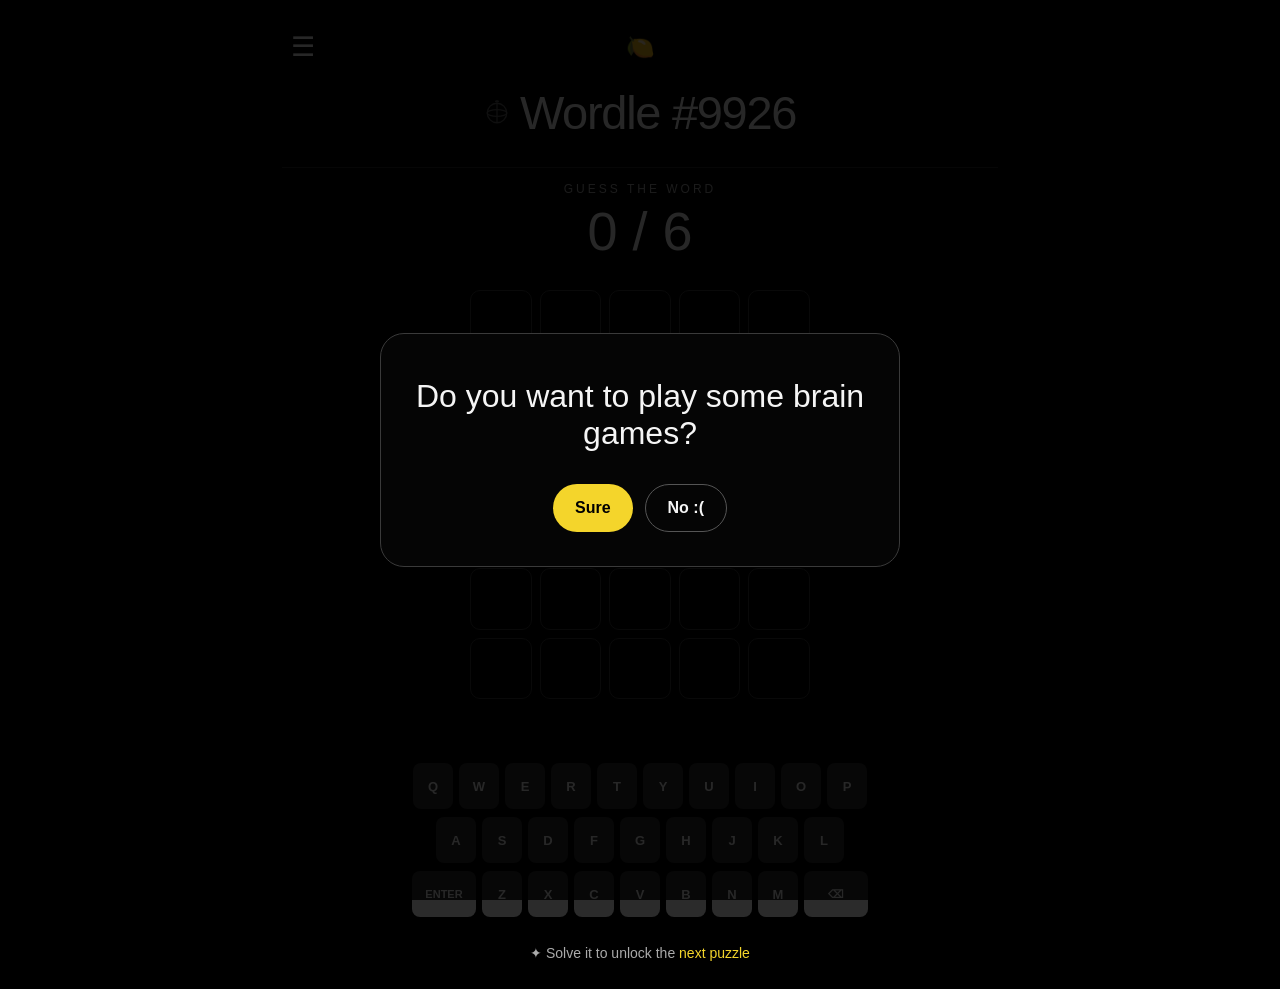
<file: index.html>
<!doctype html>
<html lang="en">
<head>
  <meta charset="utf-8">
  <meta name="viewport" content="width=device-width, initial-scale=1, viewport-fit=cover">
  <meta name="theme-color" content="#000000">
  <title>Wordle #9926</title>
  <link rel="stylesheet" href="style.css">
</head>
<body class="theme-wordle">
  <main class="app">
    <header class="topbar">
      <button class="icon-btn" id="menuBtn" aria-label="Open instructions">☰</button>
      <div class="brand">🍋</div>
      <span class="icon-btn" aria-hidden="true"></span>
    </header>

    <section class="intro">
      <div class="intro-title-row">
        <button class="orb-btn" id="orbBtn" aria-label="???">
          <svg class="orb-icon" viewBox="0 0 40 40" xmlns="http://www.w3.org/2000/svg">
            <circle cx="20" cy="20" r="15" fill="none" stroke="currentColor" stroke-width="2"/>
            <ellipse cx="20" cy="20" rx="15" ry="5.2" fill="none" stroke="currentColor" stroke-width="2"/>
            <line x1="20" y1="5" x2="20" y2="35" stroke="currentColor" stroke-width="2"/>
            <line x1="17" y1="2" x2="23" y2="2" stroke="currentColor" stroke-width="2"/>
            <line x1="20" y1="0" x2="20" y2="4" stroke="currentColor" stroke-width="2"/>
          </svg>
        </button>
        <h1>Wordle #9926</h1>
      </div>
      <div class="divider"></div>
      <div class="eyebrow">GUESS THE WORD</div>
      <div class="score"><span id="guessCount">0</span> / 6</div>
    </section>

    <section class="wl-game">
      <div id="wlBoard" class="wl-board" aria-label="Wordle board"></div>

      <p id="wlMessage" class="wl-message"></p>

      <div id="wlKeyboard" class="wl-keyboard" aria-label="Keyboard"></div>
    </section>

    <p class="spangram-note">✦ Solve it to unlock the <span>next puzzle</span></p>
  </main>

  <div class="overlay hidden" id="modal">
    <div class="modal-card">
      <button class="close-btn" id="closeModal" aria-label="Close">×</button>
      <div id="modalContent"></div>
    </div>
  </div>

  <script src="words.js"></script>
  <script src="wordle.js"></script>
</body>
</html>
</file>
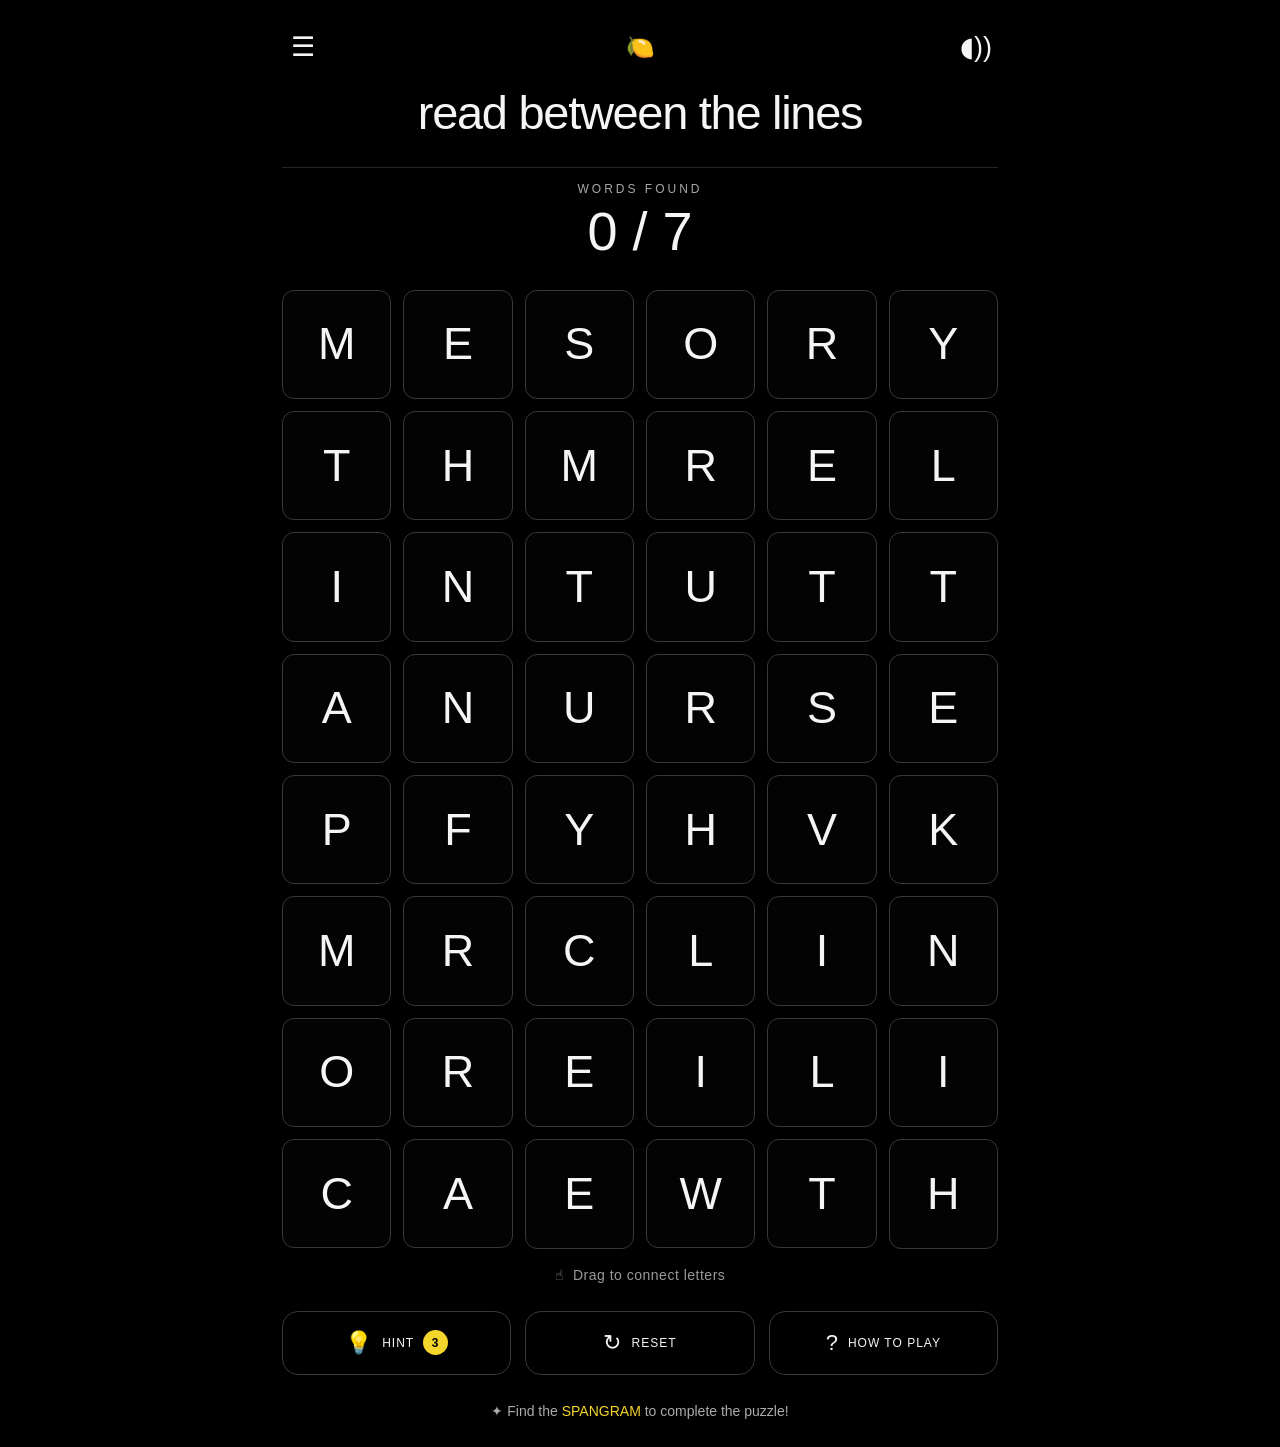
<file: strands.html>
<!doctype html>
<html lang="en">
<head>
  <meta charset="utf-8">
  <meta name="viewport" content="width=device-width, initial-scale=1, viewport-fit=cover">
  <meta name="theme-color" content="#000000">
  <title>read between the lines</title>
  <link rel="stylesheet" href="style.css">
</head>
<body>
  <main class="app">
    <header class="topbar">
      <button class="icon-btn" id="menuBtn" aria-label="Open instructions">☰</button>
      <div class="brand">🍋</div>
      <button class="icon-btn" id="soundBtn" aria-label="Toggle sound">◖))</button>
    </header>

    <section class="intro">
      <h1>read between the lines</h1>
      <div class="divider"></div>
      <div class="eyebrow">WORDS FOUND</div>
      <div class="score"><span id="foundCount">0</span> / 7</div>
    </section>

    <section class="game">
      <div class="board-wrap">
        <svg id="lineLayer" class="line-layer" aria-hidden="true"></svg>
        <div id="grid" class="grid" aria-label="Letter grid"></div>
      </div>
      <p class="drag-help">☝︎ &nbsp;Drag to connect letters</p>
    </section>

    <section class="controls">
      <button class="control-btn" id="hintBtn">
        <span class="control-icon">💡</span>
        <span>HINT</span>
        <strong id="hintCount">3</strong>
      </button>
      <button class="control-btn" id="resetBtn">
        <span class="control-icon">↻</span>
        <span>RESET</span>
      </button>
      <button class="control-btn" id="howBtn">
        <span class="control-icon">?</span>
        <span>HOW TO PLAY</span>
      </button>
    </section>

    <p class="spangram-note">✦ Find the <span>SPANGRAM</span> to complete the puzzle!</p>
  </main>

  <div class="overlay hidden" id="modal">
    <div class="modal-card">
      <button class="close-btn" id="closeModal" aria-label="Close">×</button>
      <div id="modalContent"></div>
    </div>
  </div>

  <script src="game.js"></script>
</body>
</html>
</file>
<file: style.css>
* { box-sizing: border-box; }

:root {
  --bg: #000;
  --border: #303030;
  --text: #f5f5f5;
  --muted: #a7a7a7;
  --blue: #5fd5ee;
  --yellow: #f4d52b;
  --cell: #030303;

  /* NYT Wordle palette */
  --wl-green: #6aaa64;
  --wl-yellow: #c9b458;
  --wl-gray: #3a3a3c;
  --wl-gray-key: #3a3a3c;
  --wl-tile-border: #565758;
}

html, body {
  margin: 0;
  min-height: 100%;
  background: var(--bg);
  color: var(--text);
  font-family: -apple-system, BlinkMacSystemFont, "Helvetica Neue", Arial, sans-serif;
}

body { min-height: 100vh; overflow-x: hidden; }

button { font: inherit; color: inherit; }

.app {
  width: min(100%, 760px);
  margin: 0 auto;
  padding: max(20px, env(safe-area-inset-top)) 22px 28px;
}

.topbar {
  display: grid;
  grid-template-columns: 44px 1fr 44px;
  align-items: center;
  min-height: 54px;
}

.brand {
  text-align: center;
  font-size: 23px;
}

.icon-btn {
  width: 42px;
  height: 42px;
  border: 0;
  background: transparent;
  font-size: 27px;
  cursor: pointer;
}

.intro {
  text-align: center;
  padding-top: 14px;
}

.intro h1 {
  margin: 0;
  font-size: clamp(25px, 6.5vw, 47px);
  line-height: 1.08;
  font-weight: 400;
  letter-spacing: -1.3px;
}

.intro-title-row {
  display: flex;
  align-items: center;
  justify-content: center;
  gap: 10px;
}

.orb-btn {
  border: 0;
  background: transparent;
  padding: 0;
  cursor: pointer;
  color: var(--muted);
  display: inline-flex;
  align-items: center;
  opacity: .55;
  transition: opacity .2s ease, color .2s ease;
}

.orb-btn:hover {
  opacity: 1;
  color: var(--yellow);
}

.orb-icon {
  width: clamp(18px, 4.2vw, 26px);
  height: clamp(18px, 4.2vw, 26px);
}

.divider {
  height: 1px;
  background: #242424;
  margin: 28px 0 14px;
}

.eyebrow {
  color: var(--muted);
  letter-spacing: 3px;
  font-size: 12px;
}

.score {
  margin-top: 4px;
  font-size: clamp(34px, 9vw, 54px);
  font-weight: 500;
}

.game {
  width: 100%;
  margin-top: 28px;
}

.board-wrap {
  position: relative;
  width: 100%;
}

.grid {
  position: relative;
  z-index: 2;
  display: grid;
  grid-template-columns: repeat(6, minmax(0, 1fr));
  gap: clamp(7px, 1.5vw, 12px);
  touch-action: none;
  user-select: none;
  -webkit-user-select: none;
}

.line-layer {
  position: absolute;
  inset: 0;
  width: 100%;
  height: 100%;
  z-index: 1;
  pointer-events: none;
  overflow: visible;
}

.drag-line {
  fill: none;
  stroke: #ffffff;
  stroke-width: 8;
  stroke-linecap: round;
  stroke-linejoin: round;
  opacity: .88;
}

.drag-dot {
  fill: #ffffff;
  opacity: .9;
}

.found-line-blue {
  fill: none;
  stroke: var(--blue);
  stroke-width: 9;
  stroke-linecap: round;
  stroke-linejoin: round;
}

.found-line-yellow {
  fill: none;
  stroke: var(--yellow);
  stroke-width: 10;
  stroke-linecap: round;
  stroke-linejoin: round;
}

.cell {
  aspect-ratio: 1 / 1;
  border: 1px solid #383838;
  border-radius: 12px;
  background: var(--cell);
  display: grid;
  place-items: center;
  font-size: clamp(24px, 7vw, 45px);
  font-weight: 400;
  cursor: pointer;
  position: relative;
  z-index: 3;
  transition: transform .12s ease, background .18s ease, border-color .18s ease;
}

.cell.selected {
  background: #242424;
  border-color: #888;
  transform: scale(1.035);
}

.cell.found-blue {
  background: var(--blue);
  border-color: var(--blue);
  color: #fff;
}

.cell.found-yellow {
  background: var(--yellow);
  border-color: var(--yellow);
  color: #fff;
}

.cell.hint {
  animation: hintPulse .55s ease-in-out 3;
}

@keyframes hintPulse {
  50% { transform: scale(1.12); border-color: #fff; }
}

.drag-help {
  text-align: center;
  color: #999;
  margin: 18px 0 28px;
  font-size: 14px;
  letter-spacing: .5px;
}

.controls {
  display: grid;
  grid-template-columns: 1fr 1fr 1fr;
  gap: 14px;
}

.control-btn {
  min-height: 64px;
  border: 1px solid #383838;
  border-radius: 16px;
  background: #000;
  display: flex;
  align-items: center;
  justify-content: center;
  gap: 9px;
  cursor: pointer;
  letter-spacing: 1px;
  font-size: 12px;
}

.control-btn:hover { border-color: #777; }

.control-icon { font-size: 22px; }

.control-btn strong {
  min-width: 25px;
  height: 25px;
  border-radius: 50%;
  background: var(--yellow);
  color: #000;
  display: grid;
  place-items: center;
  font-size: 12px;
}

.spangram-note {
  text-align: center;
  color: #aaa;
  margin: 28px 0 0;
  font-size: 14px;
}

.spangram-note span { color: var(--yellow); }

.overlay {
  position: fixed;
  inset: 0;
  background: rgba(0,0,0,.84);
  display: grid;
  place-items: center;
  padding: 24px;
  z-index: 20;
}

.hidden { display: none; }

.modal-card {
  width: min(100%, 520px);
  background: #050505;
  border: 1px solid #3a3a3a;
  border-radius: 24px;
  padding: 34px 28px;
  text-align: center;
  position: relative;
}

.close-btn {
  position: absolute;
  top: 10px;
  right: 15px;
  border: 0;
  background: transparent;
  font-size: 32px;
  cursor: pointer;
  color: #aaa;
}

.modal-card h2 {
  font-size: 32px;
  font-weight: 400;
  margin: 10px 0 14px;
}

.modal-card p {
  color: #c5c5c5;
  line-height: 1.7;
}

.primary-btn {
  margin-top: 18px;
  padding: 14px 22px;
  border: 0;
  border-radius: 999px;
  background: var(--yellow);
  color: #000;
  font-weight: 700;
  cursor: pointer;
}

.modal-btn-row {
  display: flex;
  gap: 12px;
  justify-content: center;
  flex-wrap: wrap;
}

.secondary-btn {
  background: transparent;
  color: var(--text);
  border: 1px solid #555;
}

.complete { animation: completePop .7s ease both; }

@keyframes completePop {
  from { opacity: 0; transform: scale(.92); }
  to { opacity: 1; transform: scale(1); }
}

@media (max-width: 600px) {
  .app { padding-left: 14px; padding-right: 14px; }
  .controls { gap: 7px; }
  .control-btn { min-height: 56px; font-size: 10px; padding: 0 4px; }
  .control-icon { font-size: 18px; }
}

@media (max-width: 390px) {
  .cell { border-radius: 9px; }
}

/* Wordle */

.wl-game {
  width: 100%;
  margin-top: 28px;
  display: flex;
  flex-direction: column;
  align-items: center;
  gap: 22px;
}

.wl-board {
  display: flex;
  flex-direction: column;
  gap: 8px;
  width: min(100%, 340px);
}

.wl-row {
  display: grid;
  grid-template-columns: repeat(5, 1fr);
  gap: 8px;
}

.wl-row-shake {
  animation: wlShake .4s ease;
}

@keyframes wlShake {
  20% { transform: translateX(-6px); }
  40% { transform: translateX(6px); }
  60% { transform: translateX(-4px); }
  80% { transform: translateX(4px); }
}

.wl-tile {
  aspect-ratio: 1 / 1;
  border: 1px solid #383838;
  border-radius: 10px;
  background: var(--cell);
  display: grid;
  place-items: center;
  font-size: clamp(20px, 6vw, 30px);
  font-weight: 500;
  color: var(--text);
  text-transform: uppercase;
}

.wl-tile-filled {
  border-color: var(--wl-tile-border);
}

.wl-tile-flip {
  animation: wlFlip .45s ease both;
}

@keyframes wlFlip {
  0% { transform: rotateX(0deg); }
  50% { transform: rotateX(90deg); }
  51% { transform: rotateX(90deg); }
  100% { transform: rotateX(0deg); }
}

.wl-tile-correct {
  background: var(--wl-green);
  border-color: var(--wl-green);
  color: #fff;
}

.wl-tile-present {
  background: var(--wl-yellow);
  border-color: var(--wl-yellow);
  color: #fff;
}

.wl-tile-absent {
  background: var(--wl-gray);
  border-color: var(--wl-gray);
  color: #fff;
}

.wl-message {
  min-height: 20px;
  text-align: center;
  color: var(--muted);
  font-size: 14px;
  letter-spacing: .3px;
  margin: 0;
}

.wl-message-link {
  color: var(--yellow);
  text-decoration: underline;
}

.wl-keyboard {
  display: flex;
  flex-direction: column;
  gap: 8px;
  width: 100%;
  max-width: 460px;
}

.wl-key-row {
  display: flex;
  justify-content: center;
  gap: 6px;
}

.wl-key {
  min-width: 30px;
  height: 46px;
  padding: 0 8px;
  flex: 1;
  max-width: 40px;
  border: 0;
  border-radius: 8px;
  background: #2b2b2b;
  color: var(--text);
  font-size: 13px;
  font-weight: 600;
  cursor: pointer;
  display: grid;
  place-items: center;
}

.wl-key-wide {
  flex: 1.6;
  max-width: 64px;
  font-size: 11px;
}

.wl-key-correct {
  background: var(--wl-green);
  color: #fff;
}

.wl-key-present {
  background: var(--wl-yellow);
  color: #fff;
}

.wl-key-absent {
  background: var(--wl-gray-key);
  color: #fff;
}
</file>
